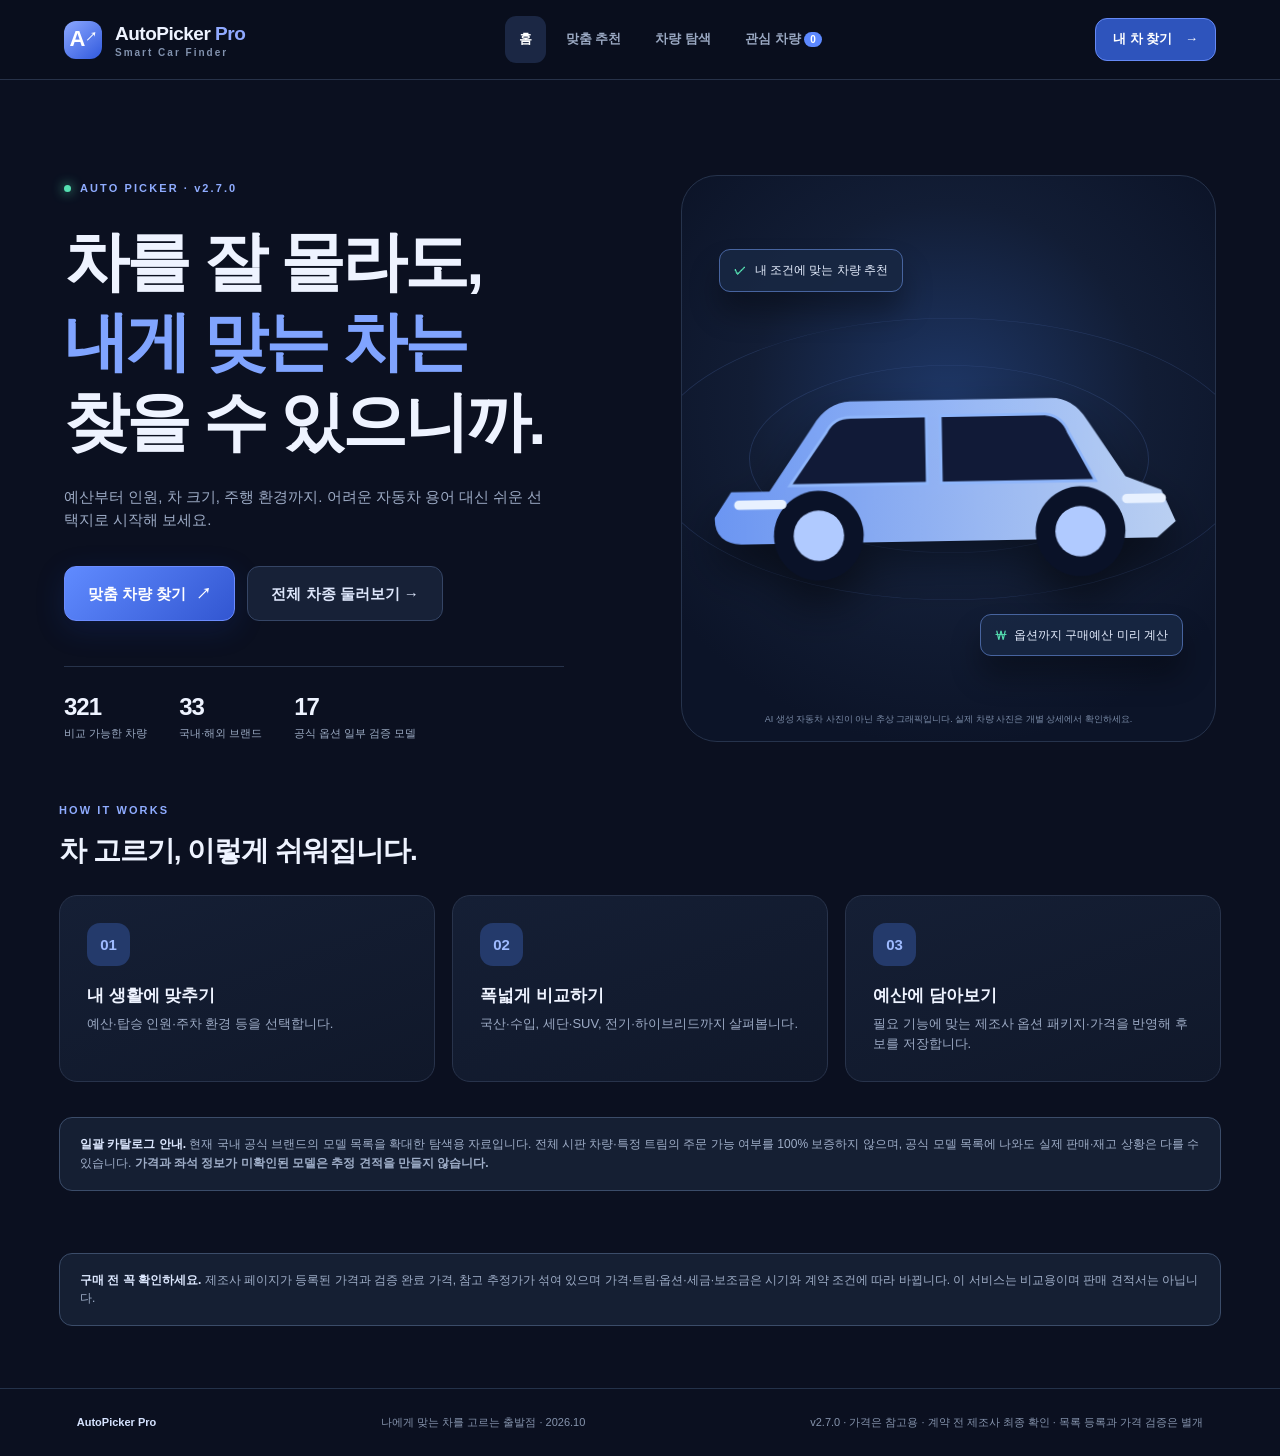
<file: index.html>
<!doctype html>
<html lang="ko">
<head>
<meta charset="utf-8"><meta name="viewport" content="width=device-width,initial-scale=1,viewport-fit=cover">
<meta name="theme-color" content="#0b1020"><meta name="description" content="국산차와 수입차를 한눈에. 선택형 추천·차종 검색·옵션 예산·구매비용 비교를 한 곳에서.">
<title>AutoPicker Pro | 내 차 찾기</title>
<link rel="stylesheet" href="styles.css">
</head>
<body>
<div class="shell">
<header class="topbar">
 <a href="#" class="brand" id="brandLink" aria-label="AutoPicker Pro 홈"><span class="brandicon">A<span>↗</span></span><span>AutoPicker <b>Pro</b><small>Smart Car Finder</small></span></a>
 <nav class="topnav" aria-label="메뉴">
  <button class="navbtn active" data-view="home">홈</button><button class="navbtn" data-view="profile">맞춤 추천</button><button class="navbtn" data-view="browse">차량 탐색</button><button class="navbtn" data-view="shortlist">관심 차량 <span class="count" id="favCounter">0</span></button>
 </nav>
 <button class="topcta" data-view="profile">내 차 찾기 <span>→</span></button>
</header>
<main>
<section id="homeView" class="view" aria-label="서비스 소개">
 <div class="hero">
  <div class="hero-copy"><span class="eyebrow"><span class="dot"></span> AUTO PICKER · v2.7.0</span><h1>차를 잘 몰라도,<br><em>내게 맞는 차는</em><br>찾을 수 있으니까.</h1><p>예산부터 인원, 차 크기, 주행 환경까지. 어려운 자동차 용어 대신 쉬운 선택지로 시작해 보세요.</p>
   <div class="hero-actions"><button class="primary big" data-view="profile">맞춤 차량 찾기 <span>↗</span></button><button class="secondary big" data-view="browse">전체 차종 둘러보기 →</button></div>
   <div class="hero-stats"><div><strong id="totalCars">—</strong><span>비교 가능한 차량</span></div><div><strong id="totalBrands">—</strong><span>국내·해외 브랜드</span></div><div><strong id="verifiedCount">—</strong><span>공식 옵션 일부 검증 모델</span></div></div>
  </div>
  <div class="hero-side"><div class="orbit o1"></div><div class="orbit o2"></div><div class="hero-car-shape" aria-hidden="true"><svg viewBox="0 0 570 280" width="100%"><defs><linearGradient id="shade" x1="0" x2="1"><stop stop-color="#719eff"/><stop offset="1" stop-color="#c5dcff"/></linearGradient></defs><path d="M52 175h41l48-70q15-24 40-25h215q23 0 38 24l40 61 38 15 15 34-20 17H62q-29-2-28-29z" fill="url(#shade)" opacity=".94"/><path d="M155 112q8-15 26-15h81v72H115zM277 97h112q18 2 25 20l28 52H277z" fill="#111a37" stroke="#8fb6fb" stroke-width="3"/><ellipse cx="145" cy="223" rx="48" ry="48" fill="#0a1228"/><ellipse cx="425" cy="223" rx="48" ry="48" fill="#0a1228"/><ellipse cx="145" cy="223" rx="27" ry="27" fill="#b0caff"/><ellipse cx="425" cy="223" rx="27" ry="27" fill="#b0caff"/><path d="M60 189h46M475 189h37" stroke="#e8f1ff" stroke-width="10" stroke-linecap="round"/></svg></div>
   <div class="float-note note-top"><span>✓</span> 내 조건에 맞는 차량 추천</div><div class="float-note note-bottom"><span>₩</span> 옵션까지 구매예산 미리 계산</div>
   <p class="hero-visual-caption">AI 생성 자동차 사진이 아닌 추상 그래픽입니다. 실제 차량 사진은 개별 상세에서 확인하세요.</p></div>
 </div>
 <div class="quickheading"><div><span class="eyebrow">HOW IT WORKS</span><h2>차 고르기, 이렇게 쉬워집니다.</h2></div></div>
 <div class="stepsgrid"><article><div class="stepicon">01</div><h3>내 생활에 맞추기</h3><p>예산·탑승 인원·주차 환경 등을 선택합니다.</p></article><article><div class="stepicon">02</div><h3>폭넓게 비교하기</h3><p>국산·수입, 세단·SUV, 전기·하이브리드까지 살펴봅니다.</p></article><article><div class="stepicon">03</div><h3>예산에 담아보기</h3><p>필요 기능에 맞는 제조사 옵션 패키지·가격을 반영해 후보를 저장합니다.</p></article></div>
 <div class="notice"><strong>일괄 카탈로그 안내.</strong> 현재 국내 공식 브랜드의 모델 목록을 확대한 탐색용 자료입니다. 전체 시판 차량·특정 트림의 주문 가능 여부를 100% 보증하지 않으며, 공식 모델 목록에 나와도 실제 판매·재고 상황은 다를 수 있습니다. <b>가격과 좌석 정보가 미확인된 모델은 추정 견적을 만들지 않습니다.</b></div><div class="notice"><strong>구매 전 꼭 확인하세요.</strong> 제조사 페이지가 등록된 가격과 검증 완료 가격, 참고 추정가가 섞여 있으며 가격·트림·옵션·세금·보조금은 시기와 계약 조건에 따라 바뀝니다. 이 서비스는 비교용이며 판매 견적서는 아닙니다.</div>
</section>
<section id="profileView" class="view hidden" aria-label="차량 구매 기본 조건 입력">
 <div class="sectionwrap narrow"><div class="sectionhead"><span class="eyebrow">STEP 0 · 기본 조건 먼저</span><h1>어떤 차가 필요하세요?</h1><p>기본 정보와 꼭 필요한 기능을 선택하면 질문이 줄어들고, 조건에 맞는 <b>트림·추가 옵션·총구매예산</b>까지 찾아드립니다.</p></div>
 <form id="profileForm" class="profile-card">
  <div class="profile-grid">
   <label class="profile-field"><span>실제 최대 탑승 인원 <strong>필수</strong></span><select id="profileSeats" required><option value="1">1명</option><option value="2">2명</option><option value="3">3명</option><option value="4">4명</option><option value="5">5명</option><option value="6">6명</option><option value="7">7명</option><option value="8">8명</option><option value="9">9명</option></select><small>매일이 아닌 가끔 함께 탈 인원도 포함하세요.</small></label>
   <label class="profile-field"><span>최대 총구매예산 (만 원)</span><input id="profileBudget" type="number" inputmode="numeric" min="0" max="30000" step="100" placeholder="예: 4500"><small>차량·옵션·취득세·기본 등록비 포함. 0이면 제한 없음.</small></label>
   <label class="profile-field"><span>연간 예상 주행거리</span><select id="profileKm"><option value="6000">6,000km 이하</option><option value="10000">약 10,000km</option><option value="15000">약 15,000km</option><option value="25000">25,000km 이상</option></select></label>
   <label class="profile-field"><span>전기차 충전 여건</span><select id="profileCharger"><option value="none">집·직장 모두 어려움</option><option value="home">집에서 가능</option><option value="work">직장에서 가능</option><option value="public">외부 충전소 이용</option></select></label>
  </div>
  <div class="profile-features"><h2>꼭 있어야 하는 옵션</h2><p>여러 개 선택할 수 있습니다. 필수로 선택한 기능은 확인된 트림에서 실제 적용 가능해야 추천됩니다. 비슷한 용어도 다르게 구분합니다.</p><div class="feature-check-grid" id="requiredFeatureList"></div></div>
  <div class="profile-info" id="profileInfo">선택한 기능을 지원하는 트림이 공식 가격표에서 확인되지 않으면 '추가 확인 후보'로 구분합니다. 주행 보조는 자율주행이 아닙니다.</div>
  <div class="profile-actions"><button type="button" id="clearProfile" class="secondary">입력 초기화</button><button class="primary big" type="submit">내 조건으로 질문 시작 →</button></div>
 </form></div>
</section>
<section id="wizardView" class="view hidden" aria-label="맞춤 차량 추천 설문"><div class="sectionwrap narrow"><div class="sectionhead"><span class="eyebrow">PERSONALIZED CAR FINDER</span><h1>나에게 맞는 차 찾기</h1><p>입력한 예산·탑승 인원·필수 옵션을 바탕으로 필요한 질문만 표시합니다. 모르는 항목은 '상관없음'을 고르면 됩니다.</p></div><div class="wizard-progress"><div class="progress-head"><span id="stepLabel">STEP 01</span><span id="progressLabel">1 / 9</span></div><div class="progress-track"><div id="progressFill"></div></div></div><div id="wizardCard" class="wizard-card"></div><div class="wizard-footer"><button id="prevStep" class="secondary">← 이전</button><button id="nextStep" class="primary">다음 →</button></div></div></section>
<section id="browseView" class="view hidden"><div class="sectionwrap"><div class="sectionhead"><span class="eyebrow" id="browseEyebrow">EXPLORE THE MARKET</span><h1 id="browseTitle">전체 차량 탐색</h1><p id="browseDesc">브랜드·예산·차종을 직접 선택해 차량을 비교하세요.</p></div>
<div id="criteriaSummary" class="criteria-summary hidden"></div><div id="matchSummary" class="match-summary hidden" aria-live="polite"></div><div class="toolbar"><label class="searchwrap"><span>⌕</span><input id="search" type="search" placeholder="예: 쏘렌토, BMW, 전기 SUV" aria-label="차량 검색"></label><label>브랜드<select id="brandFilter"><option value="any">전체 브랜드</option></select></label><label>구분<select id="originFilter"><option value="any">국산 + 수입</option><option value="국산">국산</option><option value="수입">수입</option></select></label><label>차체<select id="bodyFilter"><option value="any">전체 차체</option><option>경차</option><option>세단</option><option>SUV</option><option>MPV</option><option>픽업</option><option>쿠페</option><option>해치백</option><option>왜건</option><option>컨버터블</option><option>상용</option></select></label><label>동력<select id="powerFilter"><option value="any">전체 동력</option><option value="GAS">가솔린</option><option value="HEV">하이브리드</option><option value="EV">전기차</option><option value="PHEV">플러그인 하이브리드</option><option value="DIESEL">디젤</option><option value="FCEV">수소전기차</option></select></label><label>차 크기<select id="sizeFilter"><option value="0">전체 크기</option><option value="1">경형</option><option value="2">소형급</option><option value="3">중형급</option><option value="4">대형급</option></select></label><label>데이터 검증<select id="verificationFilter"><option value="any">전체 상태</option><option value="packages">공식 트림·옵션 일부 검증</option><option value="priced">가격 등록</option><option value="unpriced">가격 미확인</option></select></label><label>기본가 상한<select id="priceFilter"><option value="0">가격 제한 없음</option><option value="2000">2,000만 원</option><option value="3000">3,000만 원</option><option value="4000">4,000만 원</option><option value="5000">5,000만 원</option><option value="7000">7,000만 원</option><option value="10000">1억 원</option><option value="15000">1억 5천만 원</option></select></label></div>
<div class="catalog-tools"><span>공식 목록 기반 · 2026.10.08 스냅샷 · 최종 판매 여부 별도 확인</span><button id="catalogExport" class="secondary" type="button">전체 모델·출처 CSV ↓</button></div><div class="result-toolbar"><span id="resultCount">차량 불러오는 중</span><label>정렬 <select id="sortSelect"><option value="recommended">추천 순</option><option value="priceAsc">낮은 가격 순</option><option value="priceDesc">높은 가격 순</option><option value="name">이름 순</option></select></label></div><div class="vehicle-grid" id="carGrid"></div><div class="center"><button id="moreBtn" class="secondary hidden">더 보기 ↓</button></div><div class="notice slim">가격은 기본 트림·대표 사양 기준입니다. 연식·친환경차 세제혜택·수입 시점에 따라 상이합니다. <b>‘참고 추정’ 또는 ‘공식 출처 등록’ 표시는 이번 패치에서 최신 가격표를 다시 검증하지 않은 차종</b>입니다.</div></div></section>
<section id="shortlistView" class="view hidden"><div class="sectionwrap"><div class="sectionhead"><span class="eyebrow">YOUR SHORTLIST</span><h1>내 최종 후보</h1><p>마음에 드는 차량과 계산한 예산을 저장하고 최대 4대를 나란히 비교하세요.</p></div><div class="compare-actions"><button id="compareBtn" class="primary">선택한 차량 비교하기</button><button id="exportBtn" class="secondary">저장 목록 내보내기 ↗</button><button id="clearBtn" class="ghost">목록 비우기</button></div><div class="vehicle-grid" id="shortlistGrid"></div><div id="compareOutput"></div></div></section>
</main>
<footer><span class="footerlogo">AutoPicker Pro</span> <span>나에게 맞는 차를 고르는 출발점 · 2026.10</span><span>v2.7.0 · 가격은 참고용 · 계약 전 제조사 최종 확인 · 목록 등록과 가격 검증은 별개</span></footer>
</div>
<div id="modal" class="modal hidden" role="dialog" aria-modal="true" aria-label="차량 상세와 구매 예산" tabindex="-1"><div class="modal-overlay" data-close="modal"></div><div class="modal-panel"><button id="modalClose" class="modal-close" aria-label="닫기">✕</button><div id="modalContent"></div></div></div>
<div id="toast" role="status" aria-live="polite" class="toast hidden"></div>
<script src="data.js"></script><script src="core.js"></script><script src="catalog-verified.js"></script><script src="feature-fit.js"></script><script src="app.js"></script>
</body></html>
</file>
<file: styles.css>
:root{color-scheme:dark;--bg:#0b1020;--panel:#11192b;--panel2:#161f35;--line:#28334b;--text:#eef3ff;--muted:#9caac4;--blue:#5d89ff;--blue2:#2c57d4;--mint:#55dfb1;--radius:18px}*{box-sizing:border-box}html{scroll-behavior:smooth}body{margin:0;background:var(--bg);color:var(--text);font-family:Pretendard,"Noto Sans KR",-apple-system,BlinkMacSystemFont,"Segoe UI",sans-serif;font-size:15px;line-height:1.55}button,input,select{font:inherit}button{cursor:pointer}a{color:inherit;text-decoration:none}button:focus-visible,a:focus-visible,input:focus-visible,select:focus-visible{outline:3px solid #9fbaff;outline-offset:3px}.hidden{display:none!important}.shell{min-height:100vh;display:flex;flex-direction:column}.topbar{z-index:30;position:sticky;top:0;display:flex;justify-content:space-between;align-items:center;padding:0 clamp(18px,5vw,76px);height:80px;background:rgba(9,15,29,.9);backdrop-filter:blur(15px);border-bottom:1px solid #273249;gap:20px}.brand{display:flex;gap:13px;align-items:center;font-weight:800;font-size:19px;letter-spacing:-.5px;flex-shrink:0}.brand b{color:#90a9ff}.brand small{display:block;color:#8292ae;font-size:10px;letter-spacing:2px;font-weight:700;margin-top:-3px}.brandicon{background:linear-gradient(140deg,#8ca8ff,#3059dd);width:38px;height:38px;border-radius:12px;display:flex;align-items:center;justify-content:center;font-size:22px;color:white}.brandicon span{font-size:12px;align-self:flex-start;margin-top:7px}.topnav{display:flex;align-items:center;gap:6px}.navbtn{border:0;background:transparent;color:#9ba9c3;font-size:13px;font-weight:650;padding:13px 14px;border-radius:11px;white-space:nowrap}.navbtn:hover,.navbtn.active{background:#1b2744;color:#fff}.count{background:var(--blue);padding:2px 6px;border-radius:12px;font-size:10px;color:white}.topcta{border:1px solid #6589f5;background:#2e54bc;color:#fff;padding:10px 17px;border-radius:12px;font-weight:700;white-space:nowrap;font-size:13px}.topcta span{margin-left:9px}.view{width:100%}main{width:100%;flex:1}.hero{min-height:565px;display:grid;grid-template-columns:1.05fr .95fr;gap:26px;max-width:1360px;margin:0 auto;padding:95px clamp(20px,5vw,76px) 55px}.hero-copy{position:relative;z-index:1}.eyebrow{display:inline-flex;align-items:center;gap:9px;letter-spacing:2.1px;color:#8facff;font-size:11px;font-weight:800}.dot{width:7px;height:7px;background:var(--mint);border-radius:50%;box-shadow:0 0 12px #55dfb1}.hero h1{font-size:clamp(38px,5.1vw,68px);letter-spacing:-3px;line-height:1.22;margin:24px 0}.hero h1 em{font-style:normal;color:#80a4ff}.hero-copy>p{color:var(--muted);font-size:15px;max-width:490px}.hero-actions{display:flex;gap:12px;flex-wrap:wrap;margin:34px 0}.primary,.secondary,.ghost{border-radius:12px;padding:11px 18px;font-size:13px;font-weight:750;min-height:42px;display:inline-flex;align-items:center;justify-content:center;gap:10px}.primary{background:linear-gradient(135deg,#608bff,#3256d1);color:#fff;border:1px solid #6b8cff;box-shadow:0 8px 30px #1c45b62f}.primary:hover{filter:brightness(1.1)}.secondary{border:1px solid #354565;color:#dce5fa;background:#172137}.secondary:hover{background:#253351}.ghost{border:1px solid transparent;color:#a5b2ca;background:transparent}.ghost:hover{background:#1a233a}.big{font-size:15px;min-height:54px;padding:15px 23px}.hero-stats{display:flex;gap:32px;margin-top:45px;border-top:1px solid #27334b;padding-top:21px;max-width:500px}.hero-stats div{display:flex;flex-direction:column}.hero-stats strong{font-size:24px;letter-spacing:-1px}.hero-stats span{font-size:11px;color:#9baaC2}.hero-side{position:relative;display:flex;align-items:center;justify-content:center;min-height:400px;border:1px solid #26334c;border-radius:36px;background:radial-gradient(circle at 50% 40%,#1e3767 0,#121d35 46%,#0c1428 80%);overflow:hidden}.hero-car-shape{position:relative;z-index:1;width:105%;filter:drop-shadow(0px 24px 22px rgba(0,0,0,.5));transform:rotate(-1deg)}.orbit{position:absolute;border:1px solid #46619c53;border-radius:50%;width:400px;height:400px;transform:scaleY(.47) rotate(-18deg)}.o2{width:600px;height:600px}.float-note{position:absolute;z-index:2;background:#182742e8;border:1px solid #47649f;border-radius:11px;padding:11px 14px;font-size:12px;color:#e7efff;box-shadow:0 20px 30px #0005}.float-note span{color:var(--mint);margin-right:5px;font-weight:800}.note-top{top:13%;left:7%}.note-bottom{bottom:15%;right:6%}.hero-visual-caption{position:absolute;bottom:5px;left:14px;right:14px;color:#7a8ba7;font-size:9px;text-align:center}.quickheading,.stepsgrid{max-width:1210px;margin:0 auto;padding:0 24px}.quickheading h2{font-size:28px;margin:9px 0 22px;letter-spacing:-1px}.stepsgrid{display:grid;grid-template-columns:repeat(3,1fr);gap:17px}.stepsgrid article{padding:27px;border:1px solid var(--line);border-radius:18px;background:linear-gradient(160deg,#151f35,#10182a)}.stepicon{width:43px;height:43px;border-radius:13px;background:#243a6b;color:#9ebaff;display:flex;align-items:center;justify-content:center;font-weight:900}.stepsgrid h3{margin:17px 0 5px;font-size:17px}.stepsgrid p{color:var(--muted);font-size:13px;margin:0}.notice{border:1px solid #3b4c69;background:#151f33;color:#9faec8;font-size:12px;padding:17px 20px;border-radius:13px;max-width:1162px;margin:35px auto 62px}.notice strong{color:#dce7fe}.notice.slim{margin-top:28px;margin-bottom:35px}.sectionwrap{max-width:1280px;margin:0 auto;padding:48px 22px 60px}.sectionwrap.narrow{max-width:760px}.sectionhead{margin-bottom:25px}.sectionhead h1{font-size:clamp(25px,3vw,36px);line-height:1.3;letter-spacing:-1.5px;margin:10px 0}.sectionhead p{color:var(--muted);font-size:13px;margin:0}.wizard-progress{margin:26px 0 20px}.progress-head{display:flex;justify-content:space-between;font-size:11px;color:#9fbbff;font-weight:800;letter-spacing:1.2px}.progress-track{height:7px;margin-top:9px;border-radius:15px;background:#1c2945;overflow:hidden}.progress-track>div{height:100%;width:11%;background:linear-gradient(90deg,#5584ff,#5ae2c1);transition:width .2s}.wizard-card{background:linear-gradient(145deg,#17223b,#10192d);border:1px solid #31405d;padding:clamp(23px,4vw,42px);border-radius:22px;min-height:340px;box-shadow:0 20px 60px #0003}.wizard-card h2{font-size:clamp(21px,3vw,30px);line-height:1.35;letter-spacing:-1px;margin:12px 0 8px}.wizard-card>p{color:var(--muted);font-size:13px;margin:0 0 30px}.optionsGrid{display:grid;grid-template-columns:repeat(2,1fr);gap:10px}.choice{border:1px solid #354768;border-radius:13px;background:#101a2e;min-height:68px;text-align:left;padding:16px 17px;display:flex;flex-direction:column;align-items:flex-start;justify-content:center;color:#e6eeff}.choice b{font-size:14px}.choice span{font-size:11px;color:#9aaaC3;margin-top:4px}.choice.selected{border:1px solid #7c9dff;background:#263e71;box-shadow:inset 0 0 0 1px #5c86f7}.choice.selected b:before{content:'✓ ';color:#83ffc9}.wizard-footer{display:flex;justify-content:space-between;margin-top:17px}.wizard-footer button{min-width:110px}.rangeLabel{display:flex;justify-content:space-between;margin-bottom:10px;color:#c0d1f5;font-size:14px}.rangeVal{font-size:27px;color:#87aaff;font-weight:850}.rangeBox{border:1px solid #30415e;border-radius:15px;padding:23px;background:#111c31}.rangeBox input[type=range]{width:100%;accent-color:#7198ff}.rangeBounds{display:flex;justify-content:space-between;color:var(--muted);font-size:11px;margin-top:10px}.stepHint{color:#8da5c9;margin-top:16px;font-size:12px}.toolbar{display:grid;grid-template-columns:2fr repeat(3,1fr);gap:10px;padding:18px;background:var(--panel);border:1px solid var(--line);border-radius:17px}.toolbar>label{font-size:10px;color:#9facbf;display:flex;flex-direction:column;gap:7px;min-width:0}.toolbar select,.toolbar input,.result-toolbar select,.formrow select,.formrow input{background:#0e1628;border:1px solid #33415d;color:#e9f0ff;border-radius:9px;min-height:40px;padding:9px 12px;max-width:100%;width:100%;font-size:13px;outline:none}.toolbar .searchwrap{grid-column:span 2;position:relative;justify-content:flex-end}.searchwrap span{position:absolute;left:14px;bottom:10px;font-size:22px;color:#879cc8}.searchwrap input{padding-left:42px}.result-toolbar{display:flex;justify-content:space-between;align-items:center;gap:14px;margin:23px 0 16px}.result-toolbar>span{color:#b7c9e8;font-size:13px}.result-toolbar label{display:flex;gap:8px;align-items:center;color:var(--muted);font-size:11px}.result-toolbar select{width:auto;min-width:135px}.vehicle-grid{display:grid;grid-template-columns:repeat(3,minmax(0,1fr));gap:16px}.car-card{background:#131d31;border:1px solid #2b3a55;overflow:hidden;border-radius:17px;display:flex;flex-direction:column;min-width:0;transition:transform .17s,border-color .17s}.car-card:hover{transform:translateY(-3px);border-color:#5477bc}.car-img{height:186px;position:relative;background:radial-gradient(circle at 55% 30%,#28426f,#111a30 67%);overflow:hidden;display:flex;align-items:center;justify-content:center}.car-img img{width:100%;height:100%;object-fit:cover;display:block}.car-img .fallback{display:none;position:absolute;inset:0;flex-direction:column;align-items:center;justify-content:center;gap:8px;background:radial-gradient(circle,#223759,#111a2c);color:#aabadd;text-align:center;padding:20px;font-size:12px}.car-img.no-image .fallback{display:flex}.car-img .fallback strong{font-size:20px;color:#a9c1ff}.car-img .img-label{position:absolute;top:12px;left:12px;font-size:10px;border:1px solid #ffffff2a;color:#fff;background:#111e31cc;border-radius:6px;padding:5px 8px;z-index:2}.img-credit{position:absolute;right:10px;bottom:8px;color:#d4e1ff;text-shadow:0 1px 4px black;font-size:10px;background:#10182baa;padding:3px 6px;border-radius:5px;z-index:2}.car-body{padding:18px;flex:1;display:flex;flex-direction:column;gap:11px}.car-topline{display:flex;justify-content:space-between;align-items:center;gap:9px;color:#9db5dc;font-size:11px;font-weight:650}.match{border-radius:8px;padding:4px 7px;background:#1f3a5a;color:#75e0bd;white-space:nowrap}.car-name{margin:0;font-size:20px;letter-spacing:-.5px;line-height:1.3}.car-brand{color:#9fabca;font-size:11px}.car-specs{display:flex;gap:7px;flex-wrap:wrap}.pill{border-radius:6px;padding:4px 7px;background:#202e48;color:#bfd0ed;font-size:10px}.car-price{display:flex;justify-content:space-between;align-items:end;margin-top:auto;gap:8px}.car-price strong{font-size:23px;letter-spacing:-1px}.car-price small{display:block;color:#98abc8;font-size:10px}.car-price .source-badge{font-size:10px;color:#8ddbbd}.car-price .source-badge.estimate{color:#e9c18a}.card-actions{display:grid;grid-template-columns:1fr auto;gap:8px;margin-top:4px}.card-actions button{min-height:40px}.fav-btn{border:1px solid #465574;background:#1b2b45;border-radius:10px;color:#adc2e2;font-size:20px;width:43px}.fav-btn.saved{color:#ff8faa;background:#4b2b47;border-color:#a74d75}.empty{border:1px dashed #435678;background:#141e32;border-radius:16px;padding:42px 18px;text-align:center;color:#b2c0d8;grid-column:1/-1}.center{text-align:center;margin-top:24px}.compare-actions{display:flex;gap:9px;flex-wrap:wrap;margin-bottom:18px}#compareOutput{overflow-x:auto;margin-top:24px}.comparetable{min-width:690px;width:100%;border-collapse:collapse;background:#151f35;border:1px solid #31445e;border-radius:16px;overflow:hidden;font-size:12px}.comparetable th,.comparetable td{padding:15px 13px;text-align:left;border-bottom:1px solid #334057;min-width:135px}.comparetable th{color:#9fafcd}.comparetable td{color:#e8f0ff}.comparetable tr:nth-child(even){background:#17243b}.modal{position:fixed;z-index:90;inset:0;display:flex;align-items:center;justify-content:center;padding:18px}.modal-overlay{position:absolute;inset:0;background:rgba(2,6,15,.83);backdrop-filter:blur(7px)}.modal-panel{position:relative;background:#121b2e;border:1px solid #3c4f70;border-radius:22px;width:min(100%,1040px);max-height:calc(100vh - 30px);overflow:auto;box-shadow:0 22px 70px #000b}.modal-close{position:sticky;float:right;z-index:4;top:15px;margin:15px 16px 0 0;border:1px solid #3d4e6c;color:#fff;background:#1b2943;width:35px;height:35px;border-radius:50%}.detail-heading{padding:34px 28px 0}.detail-heading h2{font-size:29px;margin:7px 0 3px;line-height:1.25}.detail-heading p{color:var(--muted);margin:0;font-size:13px}.detail-grid{display:grid;grid-template-columns:1fr 1fr;gap:20px;padding:18px 28px 30px}.detailPhoto{width:100%;height:210px;border-radius:15px;overflow:hidden;background:#0e1830;margin-bottom:14px}.detailPhoto .car-img{height:100%}.detail-info{background:#172239;border:1px solid #30405c;border-radius:13px;padding:17px;margin-bottom:12px}.detail-info h3,.sim h3{font-size:16px;margin:0 0 11px}.detail-info p{color:#c5d1e6;font-size:12px}.detail-info p:last-child{margin-bottom:0}.mini-row{display:flex;justify-content:space-between;gap:9px;font-size:12px;padding:7px 0;border-bottom:1px solid #34445c}.mini-row:last-child{border:0}.mini-row span{color:var(--muted)}.mini-row strong{text-align:right}.sim{background:#0e1729;border:1px solid #33435e;border-radius:15px;padding:19px}.sim .subcopy{font-size:11px;color:#91a3c2;margin:0 0 19px}.formrow{display:grid;grid-template-columns:1fr 1fr;gap:10px;margin-bottom:11px}.formrow label,.fullrow label{display:block;font-size:11px;color:#9fb2d0;margin-bottom:5px}.formrow input,.fullrow input{width:100%;font-size:13px}.fullrow{margin-bottom:13px}.realopt{display:flex;align-items:flex-start;gap:11px;border:1px solid #33425c;padding:10px;border-radius:9px;margin:7px 0;font-size:12px;color:#d4e0f4}.realopt input{accent-color:#7296f8;margin-top:3px}.realopt:has(input:disabled){opacity:.55}.realopt span{flex:1}.realopt small{color:#9bb1d4}.realopt-title{font-size:12px;margin:15px 0 6px;color:#b1c5e7;font-weight:700}.sumbox{padding:17px;background:#203359;border:1px solid #5478ba;border-radius:14px;margin-top:15px}.sumbox .total{font-size:28px;font-weight:900;color:#8eb2ff}.sumbox p{font-size:10px;color:#b5c8e7;line-height:1.6}.sumbox .cashmonthly{display:grid;grid-template-columns:1fr 1fr;gap:12px;border-top:1px solid #455c82;padding-top:11px}.sumbox .cashmonthly strong{display:block;font-size:18px;color:#77e3c1}.sumbox .cashmonthly span{color:#b1c5e7;font-size:11px}.detail-buttons{display:flex;flex-wrap:wrap;gap:8px;margin:10px 0}.detail-buttons>a,.detail-buttons>button{flex:1}.modalPanelNotes{font-size:11px;color:#8fa4c4;padding:10px 0}.toast{position:fixed;z-index:120;right:20px;bottom:20px;padding:12px 18px;background:#2d446e;color:white;border:1px solid #6992e4;border-radius:10px;box-shadow:0 18px 50px #0008;max-width:400px;font-size:12px}footer{display:flex;align-items:center;justify-content:space-between;gap:12px;flex-wrap:wrap;border-top:1px solid #24324a;padding:25px clamp(20px,6vw,80px);font-size:11px;color:#8593ac}.footerlogo{color:#d6e3ff;font-weight:800}::-webkit-scrollbar{width:9px}::-webkit-scrollbar-thumb{background:#2c3a57;border-radius:9px}@media(max-width:1050px){.topbar{padding:0 20px}.hero{padding:70px 25px 50px}.vehicle-grid{grid-template-columns:repeat(2,minmax(0,1fr))}.topcta{display:none}.topnav{gap:0}}@media(max-width:740px){.topbar{height:66px;flex-wrap:wrap;padding:8px 14px 0;gap:3px}.brand{font-size:16px}.brandicon{width:32px;height:32px}.brand small{display:none}.topnav{width:100%;order:2;justify-content:space-around;overflow-x:auto}.navbtn{font-size:11px;padding:9px 10px}.hero{display:flex;flex-direction:column;padding:52px 20px 40px;gap:27px}.hero h1{font-size:clamp(36px,9vw,51px);letter-spacing:-2px}.hero-side{min-height:270px}.hero-car-shape{width:100%}.note-top{top:8%;left:5%}.note-bottom{bottom:14%;right:5%}.float-note{font-size:10px;padding:8px}.hero-stats{gap:18px;margin-top:22px}.hero-stats strong{font-size:20px}.stepsgrid{grid-template-columns:1fr}.quickheading h2{font-size:24px}.notice{margin:25px 20px 35px}.sectionwrap{padding:34px 15px 45px}.sectionwrap.narrow{padding-top:33px}.wizard-card{padding:22px}.toolbar{grid-template-columns:repeat(2,minmax(0,1fr));padding:12px}.toolbar .searchwrap{grid-column:span 2}.vehicle-grid{grid-template-columns:1fr}.car-img{height:212px}.detail-grid{grid-template-columns:1fr;padding:14px 16px 24px}.detail-heading{padding:26px 16px 0}.detail-heading h2{font-size:24px}.detailPhoto{height:220px}.formrow{gap:7px}.modal{padding:8px}.modal-panel{max-height:calc(100vh - 16px)}.quickheading{padding-top:10px}.quickheading,.stepsgrid{padding-left:20px;padding-right:20px}}@media(max-width:370px){.optionsGrid{grid-template-columns:1fr}.hero-actions{flex-direction:column}.hero-actions button{width:100%}.hero-stats{gap:10px}}
@media print{.topbar,.hero,.stepsgrid,.quickheading,.notice,footer,.modal-close,.detail-buttons,.toolbar{display:none!important}body{background:white;color:black}.modal{position:static;padding:0}.modal-overlay{display:none}.modal-panel{color:black;background:white;box-shadow:none;border:0;max-height:none;overflow:visible}.detail-grid{display:block}.sim,.detail-info{background:white;color:black}#modal.hidden{display:none!important}}

.criteria-summary{display:flex;flex-wrap:wrap;align-items:center;gap:8px;padding:14px;margin:15px 0;background:#14223b;border:1px solid #334d76;border-radius:13px}.criteria-summary>span{font-size:11px;background:#263955;color:#d7e5ff;border-radius:9px;padding:7px 9px}.criteria-summary>button{margin-left:auto}.criteria-summary .note{width:100%;color:#94aacd;font-size:11px;background:transparent;padding:0}

.wants-grid{display:grid;grid-template-columns:1fr 1fr;gap:4px 8px}.wants-grid .realopt{margin:2px 0;min-height:40px}@media(max-width:740px){.hero-visual-caption{display:none}.wants-grid{grid-template-columns:1fr}}

/* v2.1 audited catalog styles */
.auditbox{padding:14px 16px;margin:18px 0;border:1px solid #427f8b;border-radius:14px;background:#0c2731;color:#c9eff0;font-size:13px}.auditbox p{margin:7px 0;color:#b3cdda}.auditbox a{color:#92daf2;text-decoration:underline}.sim input[readonly]{opacity:.8;background:#15273a;cursor:not-allowed}

/* v2.2.0 profile + feature-aware recommended trim */
.profile-card{padding:clamp(20px,4vw,34px);border:1px solid #35446a;background:linear-gradient(145deg,#151f38,#0e162b);border-radius:22px;box-shadow:0 14px 60px #0003}
.profile-grid{display:grid;grid-template-columns:repeat(2,minmax(0,1fr));gap:16px}.profile-field{display:flex;flex-direction:column;gap:8px;color:#dce6ff;font-size:14px;font-weight:700}.profile-field strong{font-size:10px;color:#a1b6fc}.profile-field input,.profile-field select{color:#e9f2ff;background:#0a1327;border:1px solid #425273;border-radius:12px;min-height:48px;padding:10px 14px;width:100%;font-size:16px}.profile-field small,.feature-choice small{font-size:12px;font-weight:400;color:#9dadca;line-height:1.55}.profile-features{margin-top:30px;border-top:1px solid #334261;padding-top:20px}.profile-features h2{font-size:19px;margin:0 0 8px}.profile-features p{color:#aebbd5;font-size:13px;line-height:1.7}.feature-check-grid{display:grid;grid-template-columns:repeat(2,minmax(0,1fr));gap:10px;margin-top:16px}.feature-choice{display:flex;align-items:flex-start;gap:11px;border:1px solid #394968;background:#101a31;border-radius:13px;padding:15px 12px;cursor:pointer}.feature-choice:has(input:checked){border-color:#76a5ff;background:#1b3156}.feature-choice input{accent-color:#7fa4ff;width:17px;height:17px;flex-shrink:0;margin-top:3px}.feature-choice span{display:flex;flex-direction:column;gap:5px}.feature-choice b{color:#edf3ff;font-size:14px}.profile-info,.match-summary{margin-top:18px;color:#bdcceb;background:#152443;border:1px solid #374c70;border-radius:13px;padding:16px;font-size:13px;line-height:1.7}.profile-actions{display:flex;justify-content:space-between;flex-wrap:wrap;gap:12px;margin-top:24px}.match-summary{margin-bottom:22px}.match-summary b{color:#9ef2ca}.match-summary p{margin:7px 0 0;color:#e2c9a6}.fit-detail,.auto-trim-note{border:1px solid #45617b;background:#132741;border-radius:11px;margin:12px 0 8px;padding:11px 13px;display:flex;flex-direction:column;gap:5px}.fit-detail strong,.auto-trim-note b{font-size:13px;color:#96f1ce}.fit-detail small,.auto-trim-note p{font-size:12px;color:#c4d6e7;line-height:1.55;margin:0}.fit-detail.fit-pending,.auto-trim-note.fit-pending{background:#30241d;border-color:#765b42}.fit-detail.fit-pending strong,.auto-trim-note.fit-pending b{color:#ffd09b}
@media(max-width:680px){.profile-grid,.feature-check-grid{grid-template-columns:1fr}.profile-card{padding:18px}.profile-actions{flex-direction:column-reverse}.profile-actions button{width:100%}}
/* v2.3.0 — verified package-price breakdown */
.package-summary{display:flex;flex-wrap:wrap;gap:6px 12px;margin-top:5px;padding-top:7px;border-top:1px solid #37536f;color:#c8dcfb;font-size:11px}.package-status{font-size:12px;line-height:1.55;background:#192d4a;border:1px solid #456c99;border-radius:10px;padding:12px;color:#d0e7ff;margin-bottom:9px}.package-subtotal{margin-top:7px;padding-top:12px;border-top:1px solid #5d7299}.package-subtotal strong{color:#a0eccc}.feature-availability,.feature-missing{display:block;font-size:10px;color:#a9e5c5}.feature-missing{color:#ffbf9c}.realopt:has(input:disabled){opacity:1;background:#172f46;border-color:#4a7491}.realopt em{font-style:normal;color:#a1f4c8}.auto-trim-note{border-color:#4c7caa}

/* v2.7.0 market-catalog */
.catalog-tools{display:flex;justify-content:space-between;align-items:center;gap:10px;flex-wrap:wrap;padding:10px 0;color:#9bafcc;font-size:12px}.catalog-tools .secondary{min-height:36px}.unknown-price{font-size:19px;color:#fbbf83}.source-badge{max-width:100%;overflow-wrap:anywhere}@media(max-width:600px){.catalog-tools{align-items:flex-start;flex-direction:column}.catalog-tools button{width:100%}}
</file>
